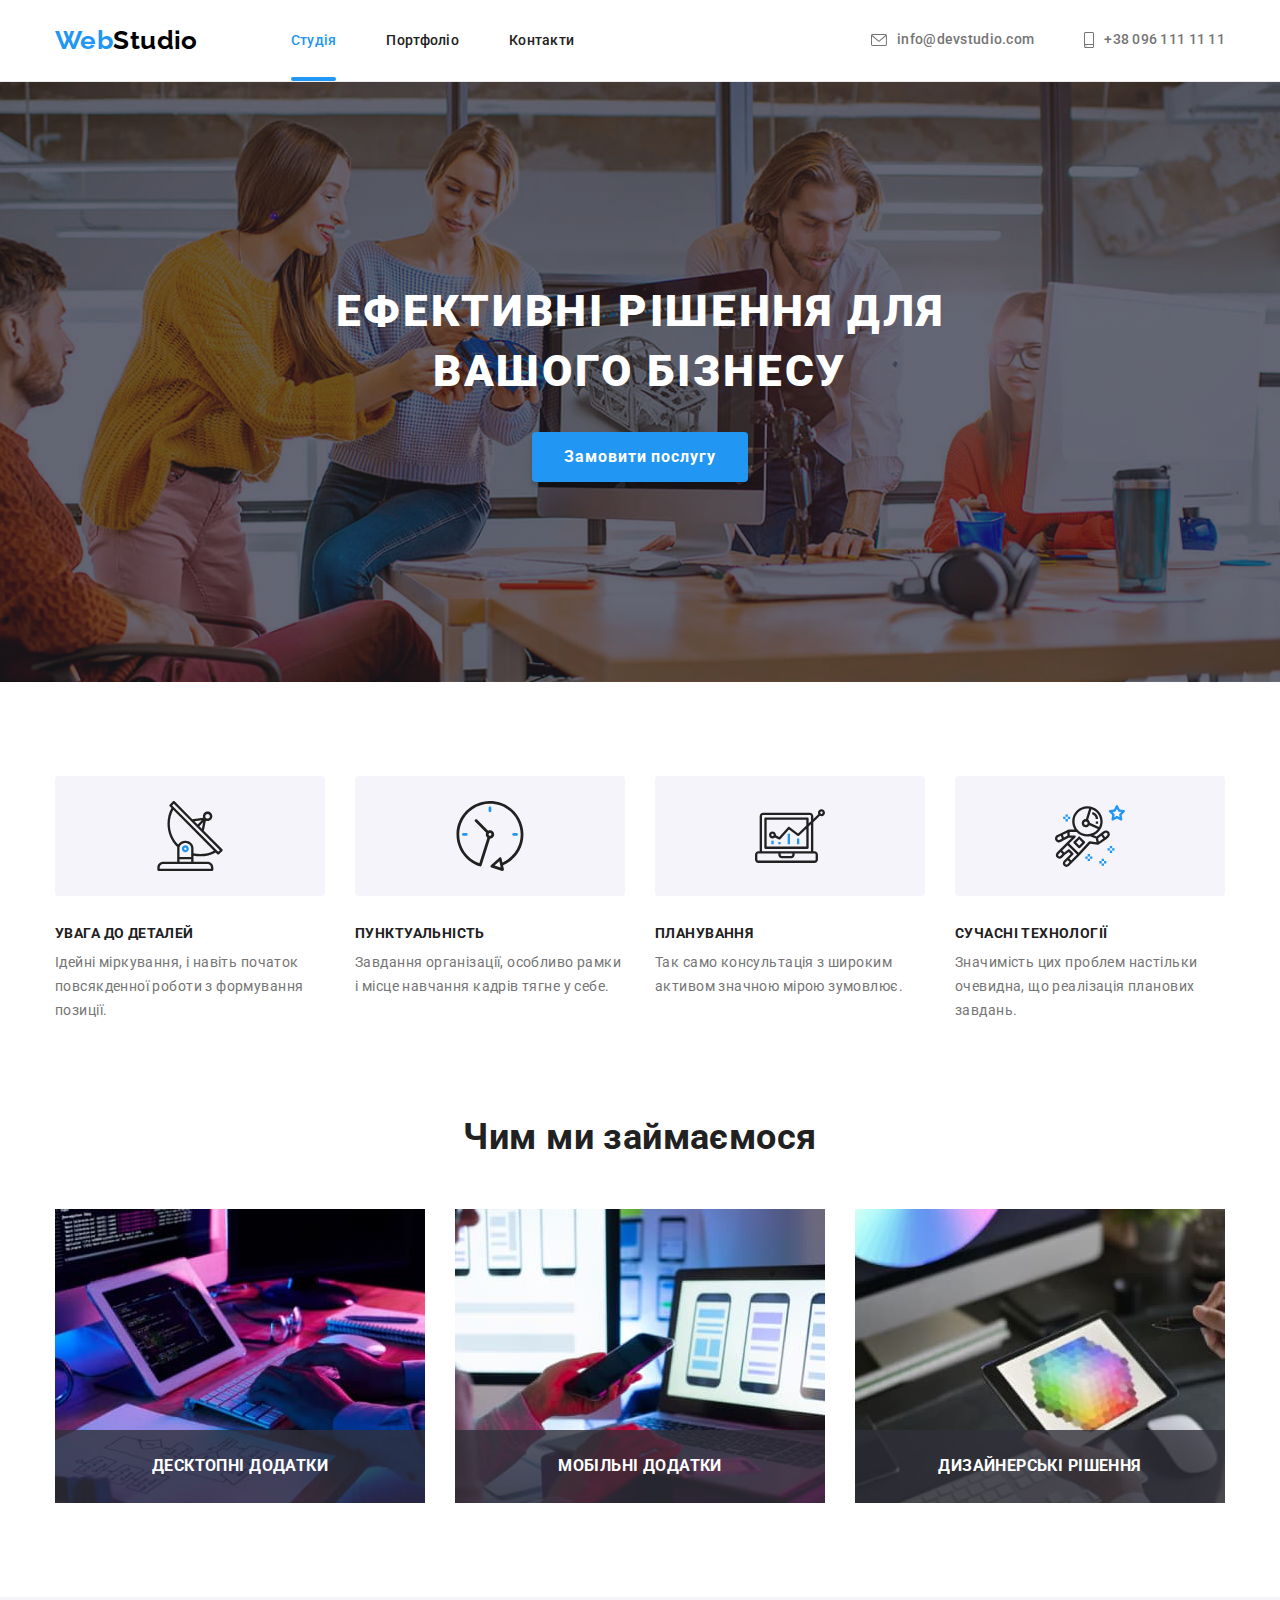
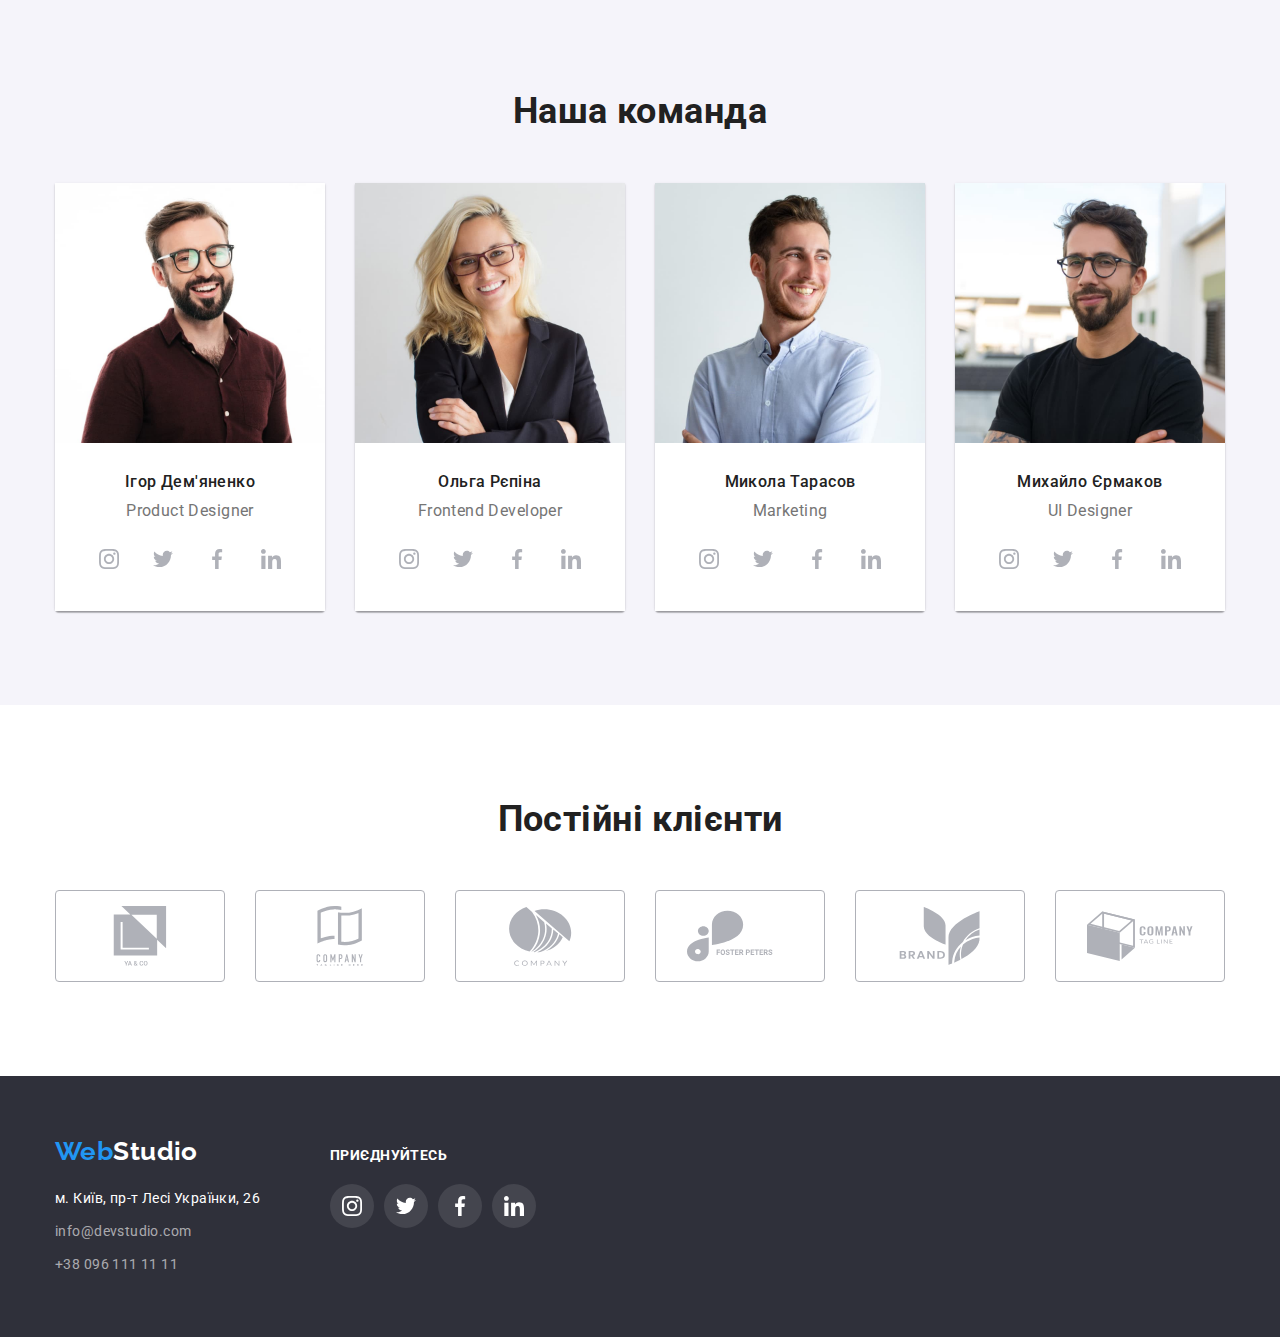
<file: index.html>
<!DOCTYPE html>
<html lang="uk">
  <head>
    <meta charset="UTF-8" />
    <meta http-equiv="X-UA-Compatible" content="IE=edge" />
    <meta name="viewport" content="width=device-width, initial-scale=1.0" />
    <title>WebStudio</title>
    <link rel="preconnect" href="https://fonts.googleapis.com" />
    <link rel="preconnect" href="https://fonts.gstatic.com" crossorigin />
    <link
      href="https://fonts.googleapis.com/css2?family=Raleway:wght@700&family=Roboto:wght@400;500;700;900&display=swap"
      rel="stylesheet"
    />
    <link
      rel="stylesheet"
      href="https://cdnjs.cloudflare.com/ajax/libs/modern-normalize/1.0.0/modern-normalize.min.css"
    />
    <link rel="stylesheet" href="./css/styles.css" />
  </head>

  <body>
    <header class="header">
      <div class="container">
        <div class="header__wraper">
          <a class="header__logo logo" href="./index.html"
            >Web<span class="logo__decor">Studio</span>
          </a>
          <nav class="header__navigation">
            <ul class="header__menu navigation-menu">
              <li class="navigation-menu__item">
                <a class="navigation-menu__link active" href="./index.html"
                  >Студія</a
                >
              </li>
              <li class="navigation-menu__item">
                <a class="navigation-menu__link" href="./portfolio.html"
                  >Портфоліо</a
                >
              </li>
              <li class="navigation-menu__item">
                <a class="navigation-menu__link" href="#">Контакти</a>
              </li>
            </ul>
          </nav>
          <ul class="header__contacts contacts">
            <li class="contacts__item">
              <a class="contacts__link" href="mailto:info@devstudio.com">
                <svg class="contacts__icon" width="16" height="12">
                  <use href="./images/icons.svg#icon-mail"></use>
                </svg>
                info@devstudio.com
              </a>
            </li>
            <li class="contacts__item">
              <a class="contacts__link" href="tel:+380961111111">
                <svg class="contacts__icon" width="10" height="16">
                  <use href="./images/icons.svg#icon-tel"></use>
                </svg>
                +38 096 111 11 11
              </a>
            </li>
          </ul>
        </div>
      </div>
    </header>
    <main class="main">
      <section class="heroi section">
        <div class="heroi__wraper">
          <h1 class="heroi__title">Ефективні рішення для вашого бізнесу</h1>
          <button class="heroi__button" type="button" data-modal-open>
            Замовити послугу
          </button>
        </div>
      </section>
      <section class="advantages section">
        <div class="container">
          <h2 class="advantages__title hiden">Чому ми</h2>
          <ul class="advantages__list">
            <li class="advantages__item">
              <div class="advantages__top">
                <svg class="advantages__box" width="70" height="70">
                  <use
                    class="advantages__icon"
                    href="./images/icons.svg#icon-advantages-1"
                  ></use>
                </svg>
              </div>
              <h3 class="advantages__head">увага до деталей</h3>
              <p class="advantages__text">
                Ідейні міркування, і навіть початок повсякденної роботи з
                формування позиції.
              </p>
            </li>
            <li class="advantages__item">
              <div class="advantages__top">
                <svg class="advantages__box" width="70" height="70">
                  <use
                    class="advantages__icon"
                    href="./images/icons.svg#icon-advantages-2"
                  ></use>
                </svg>
              </div>
              <h3 class="advantages__head">пунктуальність</h3>
              <p class="advantages__text">
                Завдання організації, особливо рамки і місце навчання кадрів
                тягне у себе.
              </p>
            </li>
            <li class="advantages__item">
              <div class="advantages__top">
                <svg class="advantages__box" width="70" height="70">
                  <use
                    class="advantages__icon"
                    href="./images/icons.svg#icon-advantages-3"
                  ></use>
                </svg>
              </div>
              <h3 class="advantages__head">планування</h3>
              <p class="advantages__text">
                Так само консультація з широким активом значною мірою зумовлює.
              </p>
            </li>
            <li class="advantages__item">
              <div class="advantages__top">
                <svg class="advantages__box" width="70" height="70">
                  <use
                    class="advantages__icon"
                    href="./images/icons.svg#icon-advantages-4"
                  ></use>
                </svg>
              </div>
              <h3 class="advantages__head">сучасні технології</h3>
              <p class="advantages__text">
                Значимість цих проблем настільки очевидна, що реалізація
                планових завдань.
              </p>
            </li>
          </ul>
        </div>
      </section>
      <section class="specialization section">
        <div class="container">
          <h2 class="specialization__title title">Чим ми займаємося</h2>
          <ul class="specialization__list">
            <li class="specialization__item">
              <img
                class="specialization__img"
                src="./images/speacialization-1.jpg"
                alt="спеціалізация"
                width="370"
              />
              <h3 class="specialization__name">Десктопні додатки</h3>
            </li>
            <li class="specialization__item">
              <img
                class="specialization__img"
                src="./images/speacialization-2.jpg"
                alt="спеціалізация"
                width="370"
              />
              <h3 class="specialization__name">Мобільні додатки</h3>
            </li>
            <li class="specialization__item">
              <img
                class="specialization__img"
                src="./images/speacialization-3.jpg"
                alt="спеціалізация"
                width="370"
              />
              <h3 class="specialization__name">Дизайнерські рішення</h3>
            </li>
          </ul>
        </div>
      </section>
      <section class="team section">
        <div class="container">
          <h2 class="team__title title">Наша команда</h2>
          <ul class="team__list">
            <li class="team__item">
              <img
                class="team__img"
                src="./images/team-person-1.jpg"
                alt="член команди"
                width="270"
              />
              <div class="team__descr">
                <h3 class="team__name">Ігор Дем'яненко</h3>
                <p class="team__pisition" lang="en">Product Designer</p>
                <ul class="team__social team-social">
                  <li class="team-social__item">
                    <a
                      class="team-social__link social-links"
                      href="#"
                      target="_blank"
                      rel="noreferrer noopener"
                    >
                      <svg class="team-social__icon" width="20" height="20">
                        <use href="./images/icons.svg#icon-inst"></use>
                      </svg>
                    </a>
                  </li>
                  <li class="team-social__item">
                    <a
                      class="team-social__link social-links"
                      href="#"
                      target="_blank"
                      rel="noreferrer noopener"
                    >
                      <svg class="team-social__icon" width="20" height="20">
                        <use href="./images/icons.svg#icon-twitter"></use>
                      </svg>
                    </a>
                  </li>
                  <li class="team-social__item">
                    <a
                      class="team-social__link social-links"
                      href="#"
                      target="_blank"
                      rel="noreferrer noopener"
                    >
                      <svg class="team-social__icon" width="20" height="20">
                        <use href="./images/icons.svg#icon-facebook"></use>
                      </svg>
                    </a>
                  </li>
                  <li class="team-social__item">
                    <a
                      class="team-social__link social-links"
                      href="#"
                      target="_blank"
                      rel="noreferrer noopener"
                    >
                      <svg class="team-social__icon" width="20" height="20">
                        <use href="./images/icons.svg#icon-linkedin"></use>
                      </svg>
                    </a>
                  </li>
                </ul>
              </div>
            </li>
            <li class="team__item">
              <img
                class="team__img"
                src="./images/team-person-2.jpg"
                alt="член команди"
                width="270"
              />
              <div class="team__descr">
                <h3 class="team__name">Ольга Рєпіна</h3>
                <p class="team__pisition" lang="en">Frontend Developer</p>
                <ul class="team__social team-social">
                  <li class="team-social__item">
                    <a
                      class="team-social__link social-links"
                      href="#"
                      target="_blank"
                      rel="noreferrer noopener"
                    >
                      <svg class="team-social__icon" width="20" height="20">
                        <use href="./images/icons.svg#icon-inst"></use>
                      </svg>
                    </a>
                  </li>
                  <li class="team-social__item">
                    <a
                      class="team-social__link social-links"
                      href="#"
                      target="_blank"
                      rel="noreferrer noopener"
                    >
                      <svg class="team-social__icon" width="20" height="20">
                        <use href="./images/icons.svg#icon-twitter"></use>
                      </svg>
                    </a>
                  </li>
                  <li class="team-social__item">
                    <a
                      class="team-social__link social-links"
                      href="#"
                      target="_blank"
                      rel="noreferrer noopener"
                    >
                      <svg class="team-social__icon" width="20" height="20">
                        <use href="./images/icons.svg#icon-facebook"></use>
                      </svg>
                    </a>
                  </li>
                  <li class="team-social__item">
                    <a
                      class="team-social__link social-links"
                      href="#"
                      target="_blank"
                      rel="noreferrer noopener"
                    >
                      <svg class="team-social__icon" width="20" height="20">
                        <use href="./images/icons.svg#icon-linkedin"></use>
                      </svg>
                    </a>
                  </li>
                </ul>
              </div>
            </li>
            <li class="team__item">
              <img
                class="team__img"
                src="./images/team-person-3.jpg"
                alt="член команди"
                width="270"
              />
              <div class="team__descr">
                <h3 class="team__name">Микола Тарасов</h3>
                <p class="team__pisition" lang="en">Marketing</p>
                <ul class="team__social team-social">
                  <li class="team-social__item">
                    <a
                      class="team-social__link social-links"
                      href="#"
                      target="_blank"
                      rel="noreferrer noopener"
                    >
                      <svg class="team-social__icon" width="20" height="20">
                        <use href="./images/icons.svg#icon-inst"></use>
                      </svg>
                    </a>
                  </li>
                  <li class="team-social__item">
                    <a
                      class="team-social__link social-links"
                      href="#"
                      target="_blank"
                      rel="noreferrer noopener"
                    >
                      <svg class="team-social__icon" width="20" height="20">
                        <use href="./images/icons.svg#icon-twitter"></use>
                      </svg>
                    </a>
                  </li>
                  <li class="team-social__item">
                    <a
                      class="team-social__link social-links"
                      href="#"
                      target="_blank"
                      rel="noreferrer noopener"
                    >
                      <svg class="team-social__icon" width="20" height="20">
                        <use href="./images/icons.svg#icon-facebook"></use>
                      </svg>
                    </a>
                  </li>
                  <li class="team-social__item">
                    <a
                      class="team-social__link social-links"
                      href="#"
                      target="_blank"
                      rel="noreferrer noopener"
                    >
                      <svg class="team-social__icon" width="20" height="20">
                        <use href="./images/icons.svg#icon-linkedin"></use>
                      </svg>
                    </a>
                  </li>
                </ul>
              </div>
            </li>
            <li class="team__item">
              <img
                class="team__img"
                src="./images/team-person-4.jpg"
                alt="член команди"
                width="270"
              />
              <div class="team__descr">
                <h3 class="team__name">Михайло Єрмаков</h3>
                <p class="team__pisition" lang="en">UI Designer</p>
                <ul class="team__social team-social">
                  <li class="team-social__item">
                    <a
                      class="team-social__link social-links"
                      href="#"
                      target="_blank"
                      rel="noreferrer noopener"
                      aria-label="інстаграм"
                    >
                      <svg class="team-social__icon" width="20" height="20">
                        <use href="./images/icons.svg#icon-inst"></use>
                      </svg>
                    </a>
                  </li>
                  <li class="team-social__item">
                    <a
                      class="team-social__link social-links"
                      href="#"
                      target="_blank"
                      rel="noreferrer noopener"
                      aria-label="твітер"
                    >
                      <svg class="team-social__icon" width="20" height="20">
                        <use href="./images/icons.svg#icon-twitter"></use>
                      </svg>
                    </a>
                  </li>
                  <li class="team-social__item">
                    <a
                      class="team-social__link social-links"
                      href="#"
                      target="_blank"
                      rel="noreferrer noopener"
                      aria-label="фейсбук"
                    >
                      <svg class="team-social__icon" width="20" height="20">
                        <use href="./images/icons.svg#icon-facebook"></use>
                      </svg>
                    </a>
                  </li>
                  <li class="team-social__item">
                    <a
                      class="team-social__link social-links"
                      href="#"
                      target="_blank"
                      rel="noreferrer noopener"
                      aria-label="лінкедін"
                    >
                      <svg class="team-social__icon" width="20" height="20">
                        <use href="./images/icons.svg#icon-linkedin"></use>
                      </svg>
                    </a>
                  </li>
                </ul>
              </div>
            </li>
          </ul>
        </div>
      </section>
      <section class="clients section">
        <div class="container">
          <h2 class="clietnts__title title">Постійні клієнти</h2>
          <ul class="clients__list">
            <li class="clisents__item">
              <a
                class="clients__link"
                href=""
                target="_blank"
                rel="noreferrer noopener"
                aria-label="логотип клієнта компанії"
              >
                <svg class="clients__icon" width="106" height="60">
                  <use href="./images/icons.svg#icon-clients-1"></use>
                </svg>
              </a>
            </li>
            <li class="clisents__item">
              <a
                class="clients__link"
                href="#"
                target="_blank"
                rel="noreferrer noopener"
                aria-label="логотип клієнта компанії"
              >
                <svg class="clients__icon" width="106" height="60">
                  <use href="./images/icons.svg#icon-clients-2"></use>
                </svg>
              </a>
            </li>
            <li class="clisents__item">
              <a
                class="clients__link"
                href="#"
                target="_blank"
                rel="noreferrer noopener"
                aria-label="логотип клієнта компанії"
              >
                <svg class="clients__icon" width="106" height="60">
                  <use href="./images/icons.svg#icon-clients-3"></use>
                </svg>
              </a>
            </li>
            <li class="clisents__item">
              <a
                class="clients__link"
                href="#"
                target="_blank"
                rel="noreferrer noopener"
                aria-label="логотип клієнта компанії"
              >
                <svg class="clients__icon" width="106" height="60">
                  <use href="./images/icons.svg#icon-clients-4"></use>
                </svg>
              </a>
            </li>
            <li class="clisents__item">
              <a
                class="clients__link"
                href="#"
                target="_blank"
                rel="noreferrer noopener"
                aria-label="логотип клієнта компанії"
              >
                <svg class="clients__icon" width="106" height="60">
                  <use href="./images/icons.svg#icon-clients-5"></use>
                </svg>
              </a>
            </li>
            <li class="clisents__item">
              <a
                class="clients__link"
                href="#"
                target="_blank"
                rel="noreferrer noopener"
                aria-label="логотип клієнта компанії"
              >
                <svg class="clients__icon" width="106" height="60">
                  <use href="./images/icons.svg#icon-clients-6"></use>
                </svg>
              </a>
            </li>
          </ul>
        </div>
      </section>
    </main>
    <footer class="footer">
      <div class="container">
        <div class="footer__wrapper">
          <div class="footer__contacts">
            <a class="footer__logo logo" href="./index.html"
              >Web<span class="logo__decor">Studio</span>
            </a>
            <address class="footer__address address">
              <p class="address__street">м. Київ, пр-т Лесі Українки, 26</p>
              <ul class="address__list">
                <li class="address__item">
                  <a class="address__link" href="mailto:info@devstudio.com">
                    info@devstudio.com
                  </a>
                </li>
                <li class="address__item">
                  <a class="address__link" href="tel:+380961111111">
                    +38 096 111 11 11
                  </a>
                </li>
              </ul>
            </address>
          </div>
          <div class="footer__social">
            <p class="footer__title">приєднуйтесь</p>
            <ul class="footer__soc social-list">
              <li class="social-list__item">
                <a
                  class="social-list__link social-links"
                  href="#"
                  target="_blank"
                  rel="noreferrer noopener"
                  aria-label="інстаграм"
                >
                  <svg class="social-list__icon" width="20" height="20">
                    <use href="./images/icons.svg#icon-inst"></use>
                  </svg>
                </a>
              </li>
              <li class="social-list__item">
                <a
                  class="social-list__link social-links"
                  href="#"
                  target="_blank"
                  rel="noreferrer noopener"
                  aria-label="твітер"
                >
                  <svg class="social-list__icon" width="20" height="20">
                    <use href="./images/icons.svg#icon-twitter"></use>
                  </svg>
                </a>
              </li>
              <li class="social-list__item">
                <a
                  class="social-list__link social-links"
                  href="#"
                  target="_blank"
                  rel="noreferrer noopener"
                  aria-label="фейсбук"
                >
                  <svg class="social-list__icon" width="20" height="20">
                    <use href="./images/icons.svg#icon-facebook"></use>
                  </svg>
                </a>
              </li>
              <li class="social-list__item">
                <a
                  class="social-list__link social-links"
                  href="#"
                  target="_blank"
                  rel="noreferrer noopener"
                  aria-label="лінкедін"
                >
                  <svg class="social-list__icon" width="20" height="20">
                    <use href="./images/icons.svg#icon-linkedin"></use>
                  </svg>
                </a>
              </li>
            </ul>
          </div>
        </div>
      </div>
    </footer>
    <div class="back-drop is-hidden" data-modal>
      <div class="modal">
        <button class="modal__btn" type="button" data-modal-close>
          <svg class="btn-icon" width="18" height="18">
            <use href="./images/icons.svg#icon-close"></use>
          </svg>
        </button>
      </div>
    </div>
    <script src="./js/modal.js"></script>
  </body>
</html>
</file>
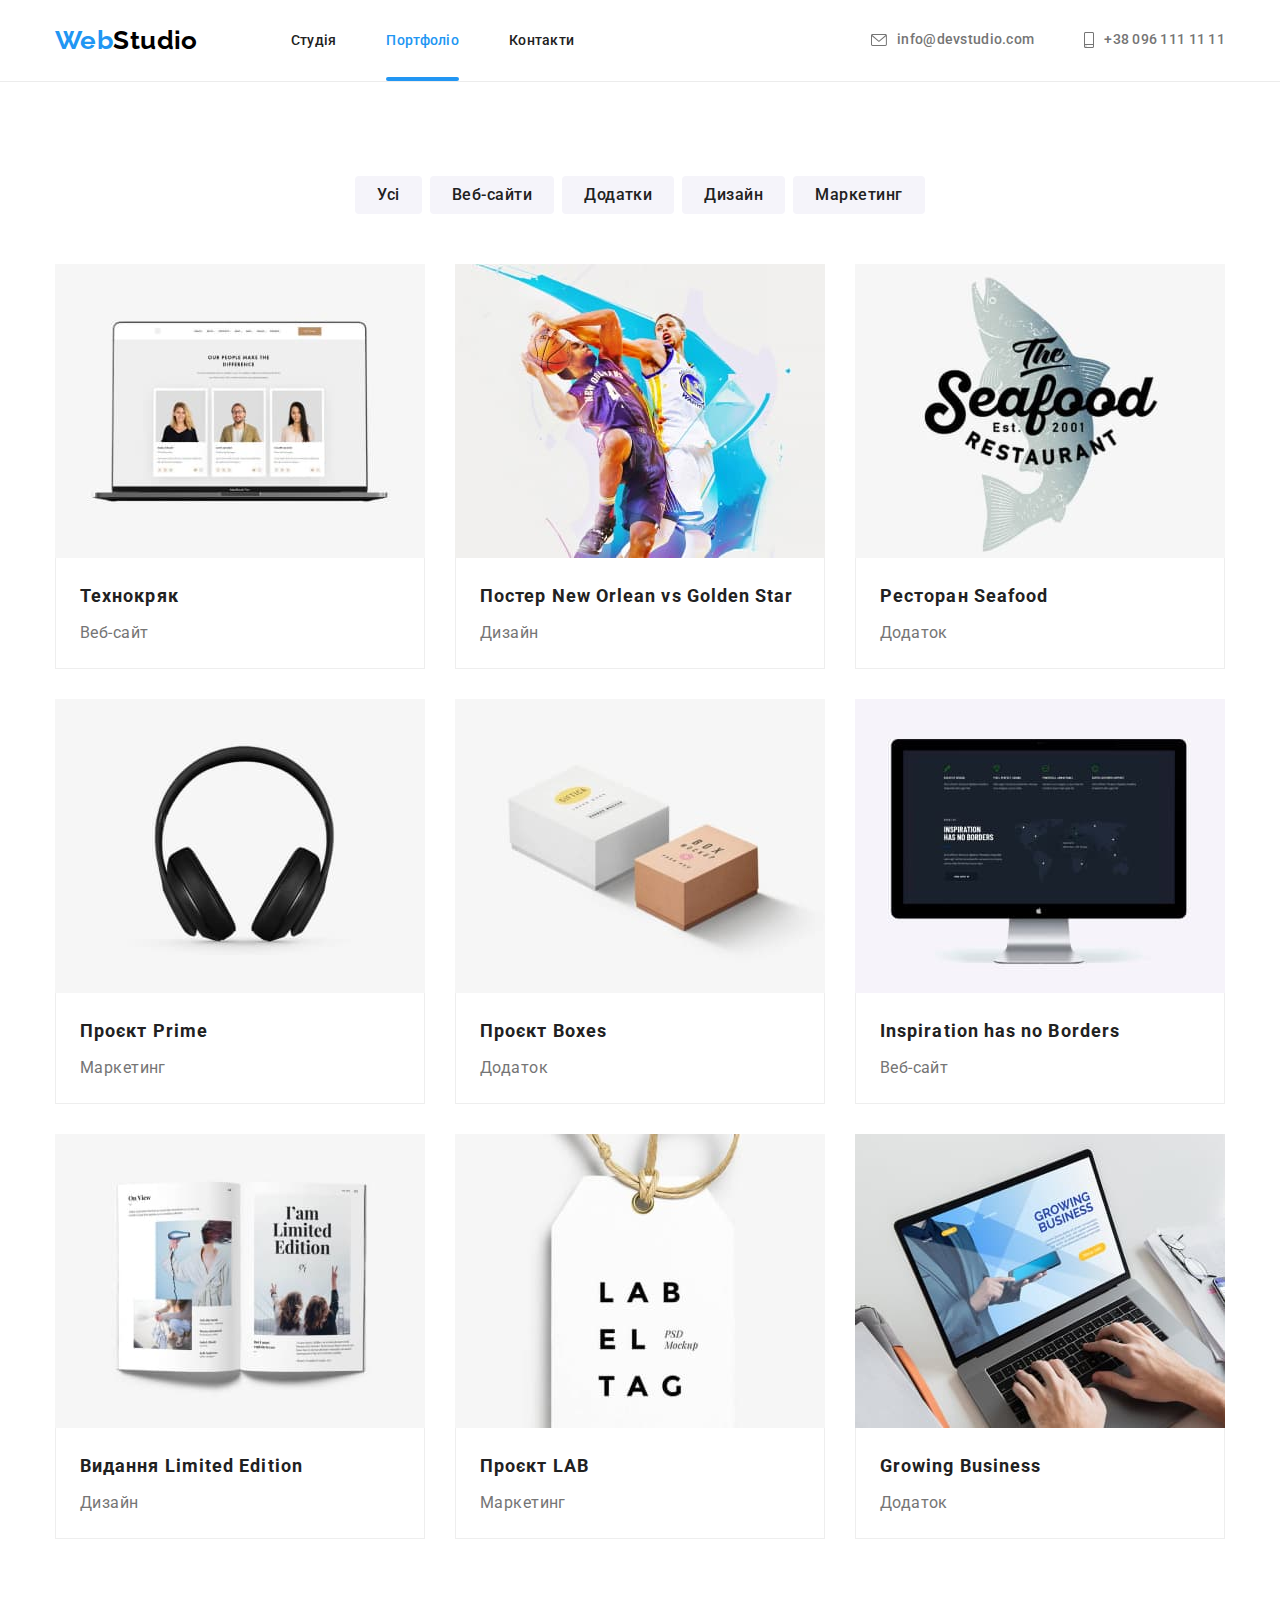
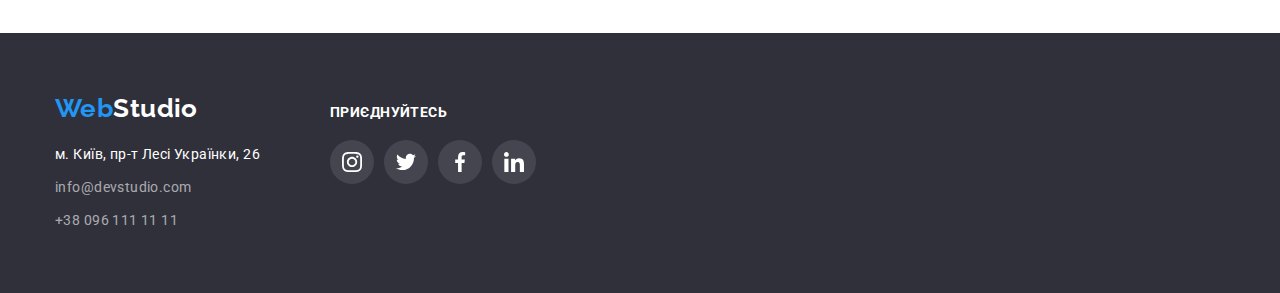
<file: portfolio.html>
<!DOCTYPE html>
<html lang="uk">
  <head>
    <meta charset="UTF-8" />
    <meta http-equiv="X-UA-Compatible" content="IE=edge" />
    <meta name="viewport" content="width=device-width, initial-scale=1.0" />
    <title>Portfolio</title>
    <link rel="preconnect" href="https://fonts.googleapis.com" />
    <link rel="preconnect" href="https://fonts.gstatic.com" crossorigin />
    <link
      href="https://fonts.googleapis.com/css2?family=Raleway:wght@700&family=Roboto:wght@400;500;700;900&display=swap"
      rel="stylesheet"
    />
    <link
      rel="stylesheet"
      href="https://cdnjs.cloudflare.com/ajax/libs/modern-normalize/1.0.0/modern-normalize.min.css"
    />
    <link rel="stylesheet" href="./css/styles.css" />
  </head>
  <body>
    <header class="header">
      <div class="container">
        <div class="header__wraper">
          <a class="header__logo logo" href="./index.html"
            >Web<span class="logo__decor">Studio</span>
          </a>
          <nav class="header__navigation">
            <ul class="header__menu navigation-menu">
              <li class="navigation-menu__item">
                <a class="navigation-menu__link" href="./index.html">Студія</a>
              </li>
              <li class="navigation-menu__item">
                <a class="navigation-menu__link active" href="./portfolio.html"
                  >Портфоліо</a
                >
              </li>
              <li class="navigation-menu__item">
                <a class="navigation-menu__link" href="#">Контакти</a>
              </li>
            </ul>
          </nav>
          <ul class="header__contacts contacts">
            <li class="contacts__item">
              <a class="contacts__link" href="mailto:info@devstudio.com">
                <svg class="contacts__icon" width="16" height="12">
                  <use href="./images/icons.svg#icon-mail"></use>
                </svg>
                info@devstudio.com
              </a>
            </li>
            <li class="contacts__item">
              <a class="contacts__link" href="tel:+380961111111">
                <svg class="contacts__icon" width="10" height="16">
                  <use href="./images/icons.svg#icon-tel"></use>
                </svg>
                +38 096 111 11 11
              </a>
            </li>
          </ul>
        </div>
      </div>
    </header>
    <main class="main">
      <section class="portfolio section">
        <div class="container">
          <h1 class="portfolio__title hiden">Портфоліо</h1>
          <ul class="portfolio__list">
            <li class="portfolio__item">
              <button class="portfolio__btn" type="button">Усі</button>
            </li>
            <li class="portfolio__item">
              <button class="portfolio__btn" type="button">Веб-сайти</button>
            </li>
            <li class="portfolio__item">
              <button class="portfolio__btn" type="button">Додатки</button>
            </li>
            <li class="portfolio__item">
              <button class="portfolio__btn" type="button">Дизайн</button>
            </li>
            <li class="portfolio__item">
              <button class="portfolio__btn" type="button">Маркетинг</button>
            </li>
          </ul>
          <ul class="portfolio__cases cases">
            <li class="cases__item">
              <a class="cases__link" href="#">
                <div class="cases__wraper">
                  <img
                    class="cases__img"
                    src="./images/case-1.jpg"
                    alt="скриншот приклада з портфоліо"
                    width="370"
                  />
                  <div class="cases__overlay">
                    <p class="cases__descr">
                      Ресурс пропонує комплексні пропозиції з різним рівнем
                      функціоналу та сервісів. Все це дозволить відвідувачу
                      отримати вичерпні відомості про компанію чи приватну
                      особу.
                    </p>
                  </div>
                </div>
                <div class="cases__info">
                  <h2 class="cases__name">Технокряк</h2>
                  <p class="cases__product">Веб-сайт</p>
                </div>
              </a>
            </li>
            <li class="cases__item">
              <a class="cases__link" href="#">
                <div class="cases__wraper">
                  <img
                    class="cases__img"
                    src="./images/case-2.jpg"
                    alt="скриншот приклада з портфоліо"
                    width="370"
                  />
                  <div class="cases__overlay">
                    <p class="cases__descr">
                      Ресурс пропонує комплексні пропозиції з різним рівнем
                      функціоналу та сервісів. Все це дозволить відвідувачу
                      отримати вичерпні відомості про компанію чи приватну
                      особу.
                    </p>
                  </div>
                </div>
                <div class="cases__info">
                  <h2 class="cases__name">Постер New Orlean vs Golden Star</h2>
                  <p class="cases__product">Дизайн</p>
                </div>
              </a>
            </li>
            <li class="cases__item">
              <a class="cases__link" href="#">
                <div class="cases__wraper">
                  <img
                    class="cases__img"
                    src="./images/case-3.jpg"
                    alt="скриншот приклада з портфоліо"
                    width="370"
                  />
                  <div class="cases__overlay">
                    <p class="cases__descr">
                      Ресурс пропонує комплексні пропозиції з різним рівнем
                      функціоналу та сервісів. Все це дозволить відвідувачу
                      отримати вичерпні відомості про компанію чи приватну
                      особу.
                    </p>
                  </div>
                </div>
                <div class="cases__info">
                  <h2 class="cases__name">Ресторан Seafood</h2>
                  <p class="cases__product">Додаток</p>
                </div>
              </a>
            </li>
            <li class="cases__item">
              <a class="cases__link" href="#">
                <div class="cases__wraper">
                  <img
                    class="cases__img"
                    src="./images/case-4.jpg"
                    alt="скриншот приклада з портфоліо"
                    width="370"
                  />
                  <div class="cases__overlay">
                    <p class="cases__descr">
                      Ресурс пропонує комплексні пропозиції з різним рівнем
                      функціоналу та сервісів. Все це дозволить відвідувачу
                      отримати вичерпні відомості про компанію чи приватну
                      особу.
                    </p>
                  </div>
                </div>
                <div class="cases__info">
                  <h2 class="cases__name">Проєкт Prime</h2>
                  <p class="cases__product">Маркетинг</p>
                </div>
              </a>
            </li>
            <li class="cases__item">
              <a class="cases__link" href="#">
                <div class="cases__wraper">
                  <img
                    class="cases__img"
                    src="./images/case-5.jpg"
                    alt="скриншот приклада з портфоліо"
                    width="370"
                  />
                  <div class="cases__overlay">
                    <p class="cases__descr">
                      Ресурс пропонує комплексні пропозиції з різним рівнем
                      функціоналу та сервісів. Все це дозволить відвідувачу
                      отримати вичерпні відомості про компанію чи приватну
                      особу.
                    </p>
                  </div>
                </div>
                <div class="cases__info">
                  <h2 class="cases__name">Проєкт Boxes</h2>
                  <p class="cases__product">Додаток</p>
                </div>
              </a>
            </li>
            <li class="cases__item">
              <a class="cases__link" href="#">
                <div class="cases__wraper">
                  <img
                    class="cases__img"
                    src="./images/case-6.jpg"
                    alt="скриншот приклада з портфоліо"
                    width="370"
                  />
                  <div class="cases__overlay">
                    <p class="cases__descr">
                      Ресурс пропонує комплексні пропозиції з різним рівнем
                      функціоналу та сервісів. Все це дозволить відвідувачу
                      отримати вичерпні відомості про компанію чи приватну
                      особу.
                    </p>
                  </div>
                </div>
                <div class="cases__info">
                  <h2 class="cases__name">Inspiration has no Borders</h2>
                  <p class="cases__product">Веб-сайт</p>
                </div>
              </a>
            </li>
            <li class="cases__item">
              <a class="cases__link" href="#">
                <div class="cases__wraper">
                  <img
                    class="cases__img"
                    src="./images/case-7.jpg"
                    alt="скриншот приклада з портфоліо"
                    width="370"
                  />
                  <div class="cases__overlay">
                    <p class="cases__descr">
                      Ресурс пропонує комплексні пропозиції з різним рівнем
                      функціоналу та сервісів. Все це дозволить відвідувачу
                      отримати вичерпні відомості про компанію чи приватну
                      особу.
                    </p>
                  </div>
                </div>
                <div class="cases__info">
                  <h2 class="cases__name">Видання Limited Edition</h2>
                  <p class="cases__product">Дизайн</p>
                </div>
              </a>
            </li>
            <li class="cases__item">
              <a class="cases__link" href="#">
                <div class="cases__wraper">
                  <img
                    class="cases__img"
                    src="./images/case-8.jpg"
                    alt="скриншот приклада з портфоліо"
                    width="370"
                  />
                  <div class="cases__overlay">
                    <p class="cases__descr">
                      Ресурс пропонує комплексні пропозиції з різним рівнем
                      функціоналу та сервісів. Все це дозволить відвідувачу
                      отримати вичерпні відомості про компанію чи приватну
                      особу.
                    </p>
                  </div>
                </div>
                <div class="cases__info">
                  <h2 class="cases__name">Проєкт LAB</h2>
                  <p class="cases__product">Маркетинг</p>
                </div>
              </a>
            </li>
            <li class="cases__item">
              <a class="cases__link" href="#">
                <div class="cases__wraper">
                  <img
                    class="cases__img"
                    src="./images/case-9.jpg"
                    alt="скриншот приклада з портфоліо"
                    width="370"
                  />
                  <div class="cases__overlay">
                    <p class="cases__descr">
                      Ресурс пропонує комплексні пропозиції з різним рівнем
                      функціоналу та сервісів. Все це дозволить відвідувачу
                      отримати вичерпні відомості про компанію чи приватну
                      особу.
                    </p>
                  </div>
                </div>
                <div class="cases__info">
                  <h2 class="cases__name">Growing Business</h2>
                  <p class="cases__product">Додаток</p>
                </div>
              </a>
            </li>
          </ul>
        </div>
      </section>
    </main>
    <footer class="footer">
      <div class="container">
        <div class="footer__wrapper">
          <div class="footer__contacts">
            <a class="footer__logo logo" href="./index.html"
              >Web<span class="logo__decor">Studio</span>
            </a>
            <address class="footer__address address">
              <p class="address__street">м. Київ, пр-т Лесі Українки, 26</p>
              <ul class="address__list">
                <li class="address__item">
                  <a class="address__link" href="mailto:info@devstudio.com">
                    info@devstudio.com
                  </a>
                </li>
                <li class="address__item">
                  <a class="address__link" href="tel:+380961111111">
                    +38 096 111 11 11
                  </a>
                </li>
              </ul>
            </address>
          </div>
          <div class="footer__social">
            <p class="footer__title">приєднуйтесь</p>
            <ul class="footer__soc social-list">
              <li class="social-list__item">
                <a
                  class="social-list__link social-links"
                  href="#"
                  target="_blank"
                  rel="noreferrer noopener"
                  aria-label="інстаграм"
                >
                  <svg class="social-list__icon" width="20" height="20">
                    <use href="./images/icons.svg#icon-inst"></use>
                  </svg>
                </a>
              </li>
              <li class="social-list__item">
                <a
                  class="social-list__link social-links"
                  href="#"
                  target="_blank"
                  rel="noreferrer noopener"
                  aria-label="твітер"
                >
                  <svg class="social-list__icon" width="20" height="20">
                    <use href="./images/icons.svg#icon-twitter"></use>
                  </svg>
                </a>
              </li>
              <li class="social-list__item">
                <a
                  class="social-list__link social-links"
                  href="#"
                  target="_blank"
                  rel="noreferrer noopener"
                  aria-label="фейсбук"
                >
                  <svg class="social-list__icon" width="20" height="20">
                    <use href="./images/icons.svg#icon-facebook"></use>
                  </svg>
                </a>
              </li>
              <li class="social-list__item">
                <a
                  class="social-list__link social-links"
                  href="#"
                  target="_blank"
                  rel="noreferrer noopener"
                  aria-label="лінкедін"
                >
                  <svg class="social-list__icon" width="20" height="20">
                    <use href="./images/icons.svg#icon-linkedin"></use>
                  </svg>
                </a>
              </li>
            </ul>
          </div>
        </div>
      </div>
    </footer>
  </body>
</html>
</file>
<file: css/styles.css>
:root {
  --title-color: #212121;
  --accent-color: #2196f3;
  --main-color: #757575;
  --white: #fff;
  --bg-color: #2f303a;
  --black: #000;
  --silver-color: #f5f4fa;
  --gray-color: #afb1b8;
  --transition-timing: cubic-bezier(0.4, 0, 0.2, 1);
}

ul,
ol {
  list-style: none;
  margin: 0;
  padding: 0;
}

h1,
h2,
h3,
p {
  margin: 0;
  padding: 0;
}

a {
  text-decoration: none;
  color: currentColor;
}

button {
  border: none;
  background-color: transparent;
}

img {
  display: block;
  max-width: 100%;
  height: auto;
}

.title {
  font-size: 36px;
  line-height: 1.16;
  color: var(--title-color);
  text-align: center;
  margin-bottom: 50px;
}

.section {
  padding: 94px 0;
}

body {
  font-family: "Roboto", sans-serif;
  color: var(--main-color);
  letter-spacing: 0.03em;
  font-size: 14px;
}

.header {
  border-bottom: 1px solid #ececec;
}

.container {
  max-width: 1200px;
  margin: 0 auto;
  padding: 0 15px;
}

.header__logo {
  margin-right: 93px;
}

.header__wraper {
  display: flex;
  align-items: center;
}

.logo {
  font-family: "Raleway", sans-serif;
  font-weight: 700;
  font-size: 26px;
  line-height: 1.19;
  color: var(--accent-color);
  text-decoration: none;
}

.logo__decor {
  color: var(--black);
}

.header__menu,
.header__contacts {
  display: flex;
}

.navigation-menu__item:not(:last-child) {
  margin-right: 50px;
}

.header__contacts {
  margin-left: auto;
}

.contacts__item:not(:last-child) {
  margin-right: 50px;
}

.navigation-menu__item {
  padding: 32px 0;
  position: relative;
}

.navigation-menu__link,
.contacts__link {
  font-weight: 500;
  line-height: 1.14;
  letter-spacing: 0.02em;
  text-decoration: none;
  color: var(--title-color);
  transition: color 250ms var(--transition-timing);
}

.contacts__link {
  color: var(--main-color);
  display: flex;
  align-items: center;
}

.contacts__icon {
  fill: currentColor;
  margin-right: 10px;
}

.navigation-menu__link:hover,
.navigation-menu__link:focus,
.contacts__link:hover,
.contacts__link:focus {
  color: var(--accent-color);
}

.active {
  color: var(--accent-color);
}

.active::after {
  content: "";
  position: absolute;
  left: 0;
  bottom: 0;
  width: 100%;
  display: block;
  height: 4px;
  background-color: var(--accent-color);
  border-radius: 2px;
}

/* heroi */
.heroi {
  padding: 200px 0;
  max-width: 1600px;
  margin: 0 auto;
  background-color: var(--bg-color);
  background-image: linear-gradient(
      rgba(47, 48, 58, 0.4),
      rgba(47, 48, 58, 0.4)
    ),
    url("../images/heroi.jpg");
  background-repeat: no-repeat;
  background-position: center;
}

.heroi__wraper {
  text-align: center;
}

.heroi__title {
  max-width: 696px;
  margin: 0 auto;
  font-weight: 900;
  font-size: 44px;
  line-height: 1.36;
  text-transform: uppercase;
  letter-spacing: 0.06em;
  color: var(--white);
  margin-bottom: 30px;
}

.heroi__button {
  font-family: inherit;
  font-size: 16px;
  letter-spacing: 0.06em;
  line-height: 1.87;
  font-weight: 700;
  color: var(--white);
  background-color: var(--accent-color);
  cursor: pointer;
  padding: 10px 32px;
  box-shadow: 0px 4px 4px rgba(0, 0, 0, 0.15);
  border-radius: 4px;
}

/* advantages */
.hiden {
  position: absolute;
  white-space: nowrap;
  width: 1px;
  height: 1px;
  overflow: hidden;
  border: 0;
  padding: 0;
  clip: rect(0 0 0 0);
  clip-path: inset(50%);
  margin: -1px;
}

.advantages__list {
  display: flex;
}

.advantages__item {
  max-width: 270px;
}

.advantages__top {
  height: 120px;
  display: flex;
  justify-content: center;
  align-items: center;
  background-color: var(--silver-color);
  border-radius: 4px;
  margin-bottom: 30px;
}

.advantages__item:not(:last-child) {
  margin-right: 30px;
}

.advantages__head {
  font-size: 14px;
  font-weight: 700;
  line-height: 1.14;
  text-transform: uppercase;
  color: var(--title-color);
  margin-bottom: 10px;
}

.advantages__text {
  line-height: 1.71;
}

/* specialization */
.specialization {
  padding-top: 0;
}

.specialization__list {
  display: flex;
}

.specialization__item:not(:last-child) {
  margin-right: 30px;
}

.specialization__item {
  position: relative;
}

.specialization__name {
  position: absolute;
  left: 0;
  bottom: 0;
  width: 100%;
  padding: 27px 0;
  line-height: 1.14;
  text-transform: uppercase;
  text-align: center;
  color: var(--white);
  background-color: rgba(47, 48, 58, 0.8);
}

/* team */
.team {
  background-color: var(--silver-color);
}

.team__title {
  font-size: 36px;
  line-height: 1.16;
  color: var(--title-color);
}

.team__list {
  display: flex;
}

.team__item:not(:last-child) {
  margin-right: 30px;
}

.team__item {
  text-align: center;
  box-shadow: 0px 1px 3px rgba(0, 0, 0, 0.12), 0px 1px 1px rgba(0, 0, 0, 0.14),
    0px 2px 1px rgba(0, 0, 0, 0.2);
  border-radius: 0px 0px 4px 4px;
  max-width: 270px;
}

.team__descr {
  padding: 30px 0;
  background-color: var(--white);
}

.team__name {
  font-size: 16px;
  line-height: 1.18;
  font-weight: 500;
  color: var(--title-color);
  margin-bottom: 10px;
}

.team__pisition {
  font-size: 16px;
  line-height: 1.18;
  margin-bottom: 16px;
}

.team__social {
  display: flex;
  justify-content: center;
}

.team-social__item:not(:last-child) {
  margin-right: 10px;
}

.social-links {
  display: flex;
  justify-content: center;
  align-items: center;
  width: 44px;
  height: 44px;
  color: var(--gray-color);
  transition: background-color 250ms var(--transition-timing),
    color 250ms var(--transition-timing);
  border-radius: 50%;
}

.team-social__icon {
  fill: currentColor;
}

.team-social__link:hover,
.team-social__link:focus {
  background-color: var(--accent-color);
  color: var(--white);
}

/* clients */
.clients__list {
  display: flex;
  justify-content: center;
}

.clisents__item:not(:last-child) {
  margin-right: 30px;
}

.clients__link {
  display: flex;
  align-items: center;
  justify-content: center;
  width: 170px;
  height: 92px;
  border: 1px solid var(--gray-color);
  border-radius: 4px;
  color: var(--gray-color);
  transition: border-color 250ms var(--transition-timing),
    color 250ms var(--transition-timing);
}

.clients__icon {
  fill: currentColor;
}

.clients__link:hover,
.clients__link:focus {
  border-color: var(--accent-color);
  color: var(--accent-color);
}

/* footer */
.footer {
  padding: 60px 0;
  background-color: var(--bg-color);
}

.footer__logo {
  display: inline-block;
  margin-bottom: 20px;
}

.footer .logo__decor {
  color: var(--white);
}

.footer__address {
  font-style: normal;
}

.address__street {
  line-height: 1.71;
  color: var(--white);
  margin-bottom: 9px;
}

.address__link {
  text-decoration: none;
  color: rgba(255, 255, 255, 0.6);
  line-height: 1.71;
}

.address__item:not(:last-child) {
  margin-bottom: 9px;
}

.footer__wrapper {
  display: flex;
  align-items: baseline;
}

.footer__contacts {
  margin-right: 70px;
}

.footer__title {
  font-weight: 700;
  line-height: 1.14;
  text-transform: uppercase;
  color: var(--white);
  margin-bottom: 20px;
}

.footer__soc {
  display: flex;
}

.social-list__item:not(:last-child) {
  margin-right: 10px;
}

.social-list__link {
  background-color: rgba(255, 255, 255, 0.1);
  color: var(--white);
}

.social-list__icon {
  fill: currentColor;
}

.social-list__link:hover,
.social-list__link:focus {
  background-color: var(--accent-color);
}

/* portfolio */
.portfolio__btn {
  font-family: inherit;
  font-size: 16px;
  cursor: pointer;
  background-color: var(--silver-color);
  color: var(--title-color);
  font-weight: 500;
  line-height: 1.62;
  border-radius: 4px;
  letter-spacing: 0.03em;
  padding: 6px 22px;
  transition: box-shadow 250ms var(--transition-timing),
    color 250ms var(--transition-timing),
    background-color 250ms var(--transition-timing);
}

.portfolio__btn:hover,
.portfolio__btn:focus {
  color: var(--white);
  background-color: var(--accent-color);
  box-shadow: 0px 3px 1px rgba(0, 0, 0, 0.1), 0px 1px 2px rgba(0, 0, 0, 0.08),
    0px 2px 2px rgba(0, 0, 0, 0.12);
}

.portfolio__list {
  display: flex;
  justify-content: center;
  margin-bottom: 50px;
}

.cases__link {
  transition: box-shadow 250ms var(--transition-timing);
  display: block;
}

.cases__link:hover,
.cases__link:focus {
  box-shadow: 0px 1px 1px rgba(0, 0, 0, 0.12), 0px 4px 4px rgba(0, 0, 0, 0.06),
    1px 4px 6px rgba(0, 0, 0, 0.16);
}

.cases__link:hover .cases__overlay,
.cases__link:focus .cases__overlay {
  transform: translateY(0);
}

.portfolio__item:not(:last-child) {
  margin-right: 8px;
}

.portfolio__cases {
  display: flex;
  flex-wrap: wrap;
  margin: -15px;
}

.cases__item {
  width: calc((100% - 6 * 15px) / 3);
  margin: 15px;
}

.cases__wraper {
  position: relative;
  overflow: hidden;
}

.cases__overlay {
  position: absolute;
  top: 0;
  left: 0;
  width: 100%;
  height: 100%;
  padding: 63px 24px;
  background-color: var(--accent-color);
  transform: translateY(100%);
  transition: transform 250ms var(--transition-timing);
}

.cases__descr {
  font-size: 18px;
  line-height: 1.55;
  color: var(--white);
}

.cases__info {
  padding: 20px 24px;
  border: 1px solid #eeeeee;
  border-top: none;
}

.cases__name {
  letter-spacing: 0.06em;
  font-size: 18px;
  line-height: 2;
  color: var(--title-color);
  margin-bottom: 4px;
}

.cases__product {
  font-size: 16px;
  line-height: 1.87;
}

/* modal */

.back-drop {
  position: fixed;
  top: 0;
  left: 0;
  width: 100%;
  height: 100vh;
  background-color: rgba(0, 0, 0, 0.2);
  transition: opacity 250ms var(--transition-timing),
    visibility 250ms var(--transition-timing);
  visibility: visible;
}

.modal {
  position: absolute;
  top: 50%;
  left: 50%;
  transform: translate(-50%, -50%) scale(1);
  min-width: 528px;
  min-height: 581px;
  background-color: var(--white);
  box-shadow: 0px 1px 3px rgba(0, 0, 0, 0.12), 0px 1px 1px rgba(0, 0, 0, 0.14),
    0px 2px 1px rgba(0, 0, 0, 0.2);
  border-radius: 4px;
  transition: transform 250ms var(--transition-timing);
}

.modal__btn {
  position: absolute;
  top: 8px;
  right: 8px;
  width: 30px;
  height: 30px;
  display: flex;
  justify-content: center;
  align-items: center;
  border-radius: 50%;
  border: 1px solid rgba(0, 0, 0, 0.1);
  cursor: pointer;
}

.back-drop.is-hidden {
  pointer-events: none;
  opacity: 0;
  visibility: hidden;
}

.back-drop.is-hidden .modal {
  transform: translate(-50%, -50%) scale(0.6);
}
</file>
